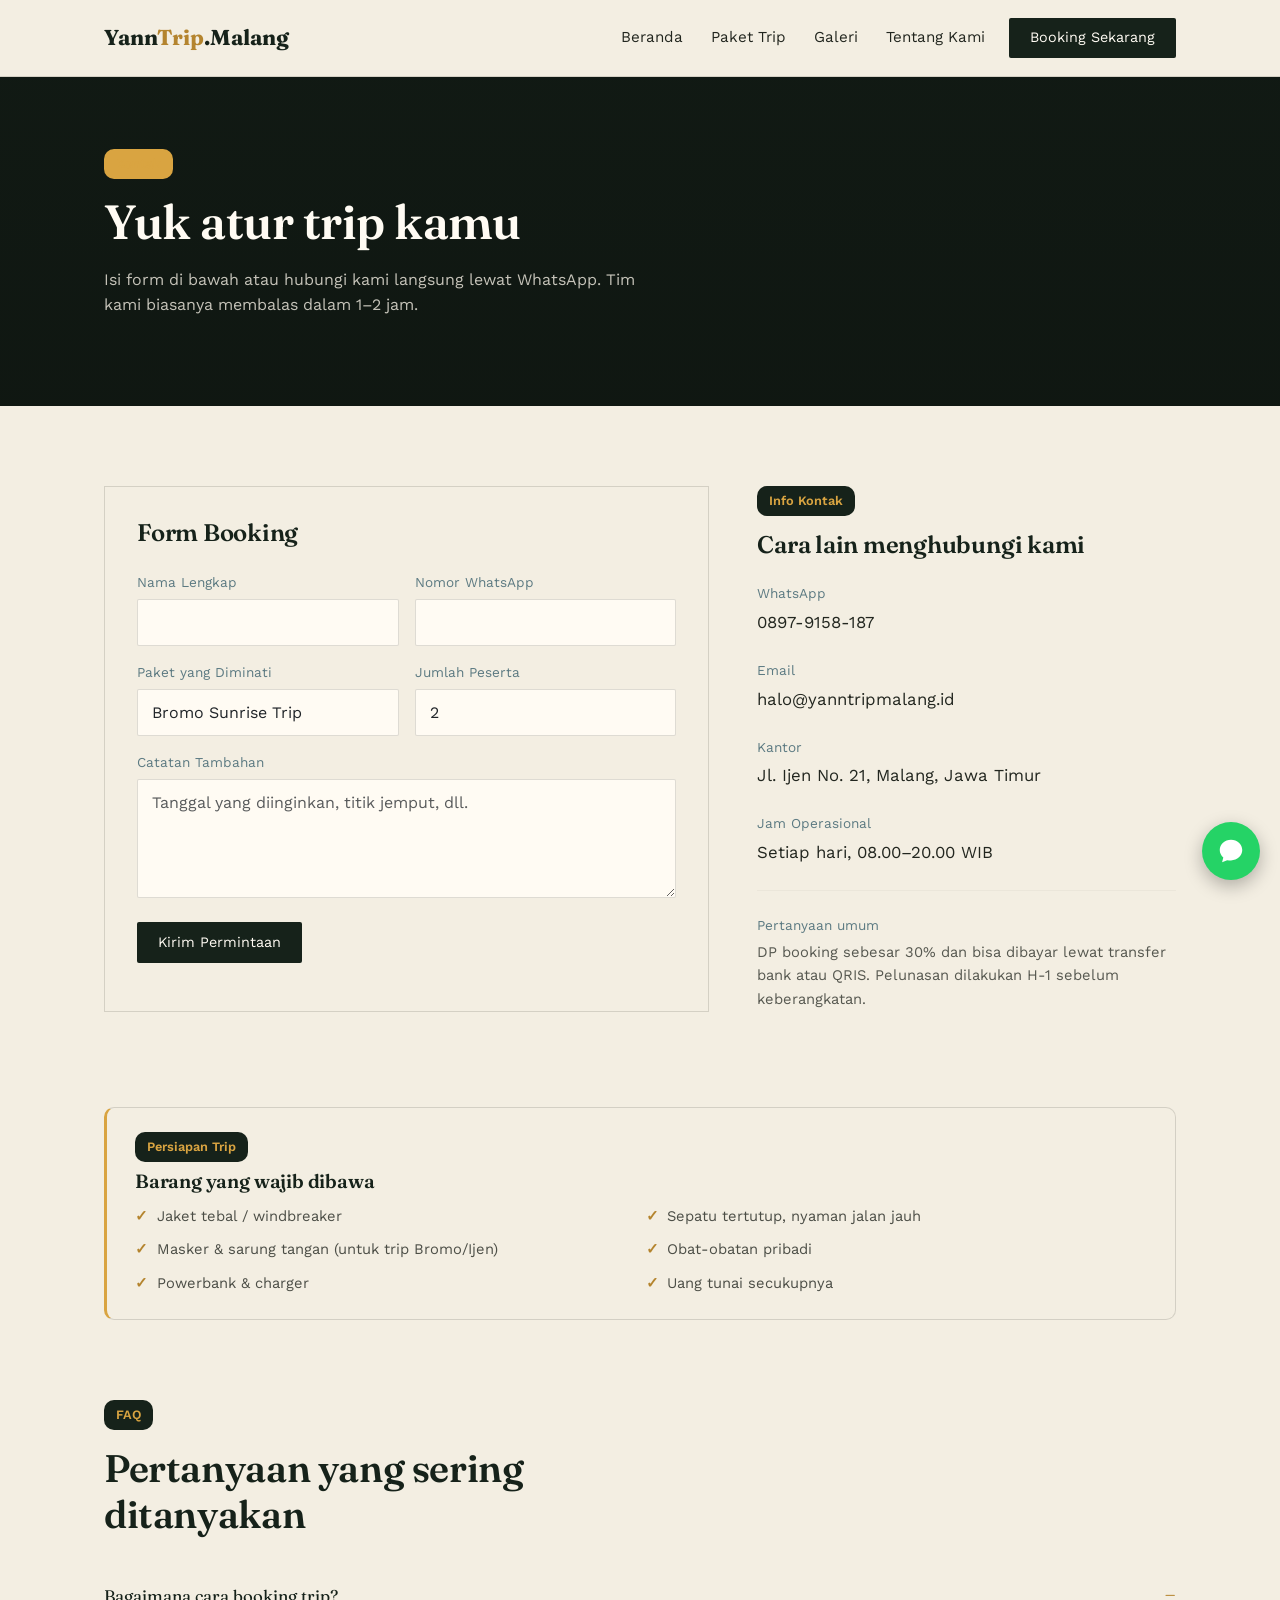
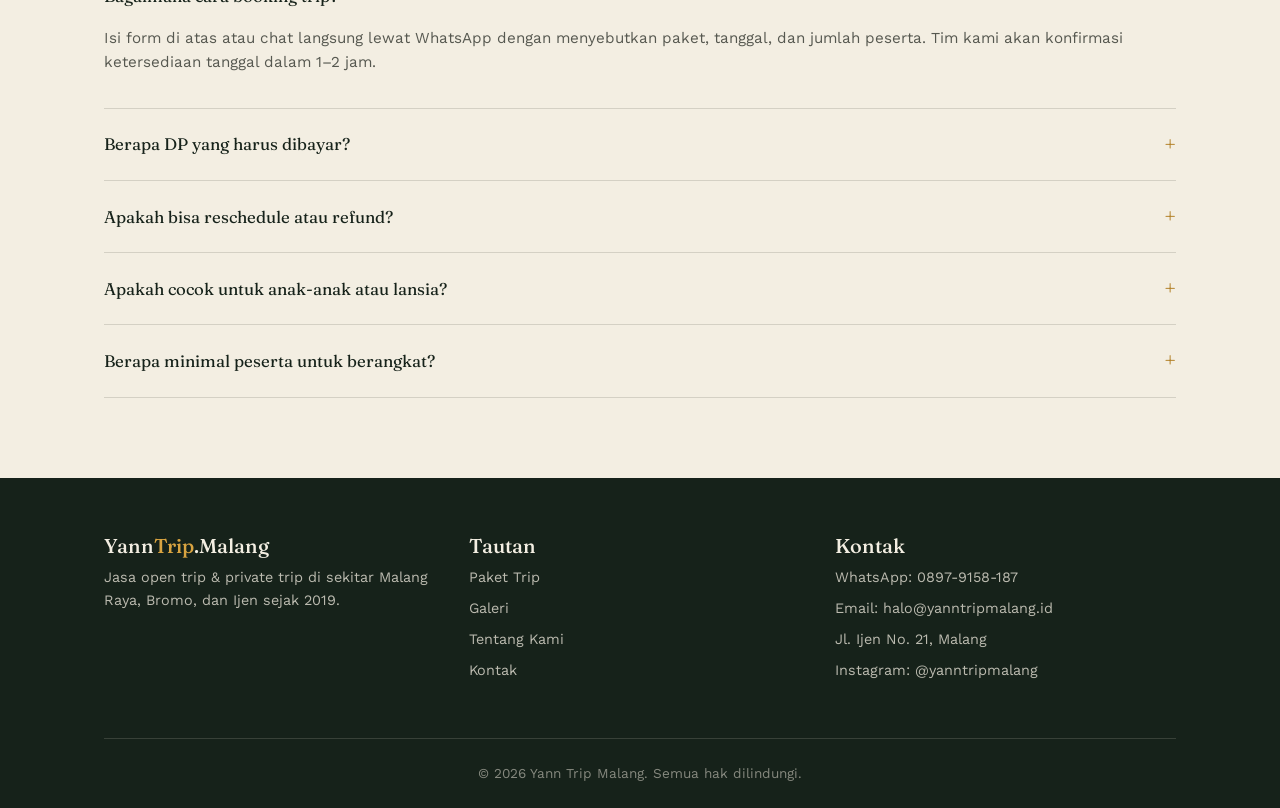
<file: kontak.html>
<!doctype html>
<html lang="id">
<head>
  <meta charset="UTF-8">
  <meta name="viewport" content="width=device-width, initial-scale=1">
  <title>Kontak — Yann Trip Malang</title>
  <meta name="description" content="Hubungi Yann Trip Malang untuk booking paket trip Bromo, Ijen, dan destinasi lainnya.">
  <link rel="preconnect" href="https://fonts.googleapis.com">
  <link href="https://fonts.googleapis.com/css2?family=Fraunces:wght@500;600;700&family=Work+Sans:wght@400;500;600&display=swap" rel="stylesheet">
  <link href="https://cdnjs.cloudflare.com/ajax/libs/bootstrap/5.3.3/css/bootstrap.min.css" rel="stylesheet">
  <link href="css/style.css" rel="stylesheet">
</head>
<body>

  <!-- ===================== NAVBAR ===================== -->
  <nav class="navbar navbar-otm navbar-expand-lg">
    <div class="container container-sempit">
      <a class="brand" href="index.html">Yann<span>Trip</span>.Malang</a>
      <button class="navbar-toggler" type="button" data-bs-toggle="collapse" data-bs-target="#navMenu">
        <span class="navbar-toggler-icon"></span>
      </button>
      <div class="collapse navbar-collapse justify-content-end" id="navMenu">
        <div class="d-flex flex-lg-row flex-column align-items-lg-center mt-3 mt-lg-0">
          <a class="nav-link" href="index.html">Beranda</a>
          <a class="nav-link" href="paket.html">Paket Trip</a>
          <a class="nav-link" href="galeri.html">Galeri</a>
          <a class="nav-link" href="tentang.html">Tentang Kami</a>
          <a class="btn-otm ms-lg-4 mt-3 mt-lg-0 d-inline-block text-center active" href="kontak.html">Booking Sekarang</a>
        </div>
      </div>
    </div>
  </nav>

  <!-- ===================== HEADER HALAMAN ===================== -->
  <header class="header-halaman header-foto header-foto-kontak">
    <div class="container container-sempit">
      <p class="eyebrow">Kontak</p>
      <h1>Yuk atur trip kamu</h1>
      <p class="mt-3" style="max-width:55ch; color: rgba(243,238,226,0.8);">Isi form di bawah atau hubungi kami langsung lewat WhatsApp. Tim kami biasanya membalas dalam 1&ndash;2 jam.</p>
    </div>
  </header>

  <!-- ===================== FORM & INFO ===================== -->
  <section>
    <div class="container container-sempit">
      <div class="row g-5">

        <div class="col-lg-7">
          <div class="kotak-kontak">
            <h2 class="mb-4" style="font-size:1.5rem;">Form Booking</h2>
            <form id="form-kontak" novalidate>
              <div class="row g-3">
                <div class="col-md-6">
                  <label class="label-otm" for="nama">Nama Lengkap</label>
                  <input type="text" class="form-control form-control-otm" id="nama" required>
                </div>
                <div class="col-md-6">
                  <label class="label-otm" for="whatsapp">Nomor WhatsApp</label>
                  <input type="tel" class="form-control form-control-otm" id="whatsapp" required>
                </div>
                <div class="col-md-6">
                  <label class="label-otm" for="paket">Paket yang Diminati</label>
                  <select class="form-control form-control-otm" id="paket">
                    <option>Bromo Sunrise Trip</option>
                    <option>Kawah Ijen Blue Fire</option>
                    <option>Coban Rondo &amp; Batu</option>
                    <option>Semeru Basecamp Trip</option>
                    <option>Malang City &amp; Heritage Tour</option>
                    <option>Lainnya / private trip</option>
                  </select>
                </div>
                <div class="col-md-6">
                  <label class="label-otm" for="jumlah">Jumlah Peserta</label>
                  <input type="number" min="1" class="form-control form-control-otm" id="jumlah" value="2">
                </div>
                <div class="col-12">
                  <label class="label-otm" for="pesan">Catatan Tambahan</label>
                  <textarea class="form-control form-control-otm" id="pesan" rows="4" placeholder="Tanggal yang diinginkan, titik jemput, dll."></textarea>
                </div>
              </div>
              <button type="submit" class="btn-otm mt-4">Kirim Permintaan</button>
              <p id="pesan-status" class="mt-3"></p>
            </form>
          </div>
        </div>

        <div class="col-lg-5">
          <p class="eyebrow">Info Kontak</p>
          <h2 class="mb-4" style="font-size:1.5rem;">Cara lain menghubungi kami</h2>

          <div class="mb-4">
            <p class="mb-1" style="color: var(--kabut); font-size:0.85rem;">WhatsApp</p>
            <p style="font-size:1.05rem;"><a href="https://wa.me/628979158187" target="_blank" rel="noopener">0897-9158-187</a></p>
          </div>
          <div class="mb-4">
            <p class="mb-1" style="color: var(--kabut); font-size:0.85rem;">Email</p>
            <p style="font-size:1.05rem;">halo@yanntripmalang.id</p>
          </div>
          <div class="mb-4">
            <p class="mb-1" style="color: var(--kabut); font-size:0.85rem;">Kantor</p>
            <p style="font-size:1.05rem;">Jl. Ijen No. 21, Malang, Jawa Timur</p>
          </div>
          <div class="mb-4">
            <p class="mb-1" style="color: var(--kabut); font-size:0.85rem;">Jam Operasional</p>
            <p style="font-size:1.05rem;">Setiap hari, 08.00&ndash;20.00 WIB</p>
          </div>

          <hr class="garis-pembatas my-4">

          <p class="mb-1" style="color: var(--kabut); font-size:0.85rem;">Pertanyaan umum</p>
          <p style="font-size:0.92rem; color: rgba(34,38,31,0.75);">DP booking sebesar 30% dan bisa dibayar lewat transfer bank atau QRIS. Pelunasan dilakukan H-1 sebelum keberangkatan.</p>
        </div>

      </div>
    </div>
  </section>

  <!-- ===================== CHECKLIST BARANG BAWAAN ===================== -->
  <section class="pt-0">
    <div class="container container-sempit">
      <div class="kotak-checklist">
        <p class="eyebrow mb-2">Persiapan Trip</p>
        <h3 style="font-size:1.2rem;">Barang yang wajib dibawa</h3>
        <ul>
          <li>Jaket tebal / windbreaker</li>
          <li>Sepatu tertutup, nyaman jalan jauh</li>
          <li>Masker &amp; sarung tangan (untuk trip Bromo/Ijen)</li>
          <li>Obat-obatan pribadi</li>
          <li>Powerbank &amp; charger</li>
          <li>Uang tunai secukupnya</li>
        </ul>
      </div>
    </div>
  </section>

  <!-- ===================== FAQ ===================== -->
  <section class="pt-0">
    <div class="container container-sempit">
      <p class="eyebrow">FAQ</p>
      <h2 class="section-judul mb-4">Pertanyaan yang sering ditanyakan</h2>

      <details class="faq-item" open>
        <summary>Bagaimana cara booking trip?</summary>
        <p>Isi form di atas atau chat langsung lewat WhatsApp dengan menyebutkan paket, tanggal, dan jumlah peserta. Tim kami akan konfirmasi ketersediaan tanggal dalam 1&ndash;2 jam.</p>
      </details>
      <details class="faq-item">
        <summary>Berapa DP yang harus dibayar?</summary>
        <p>DP sebesar 30% dari total biaya, bisa ditransfer lewat bank atau QRIS. Pelunasan dilakukan paling lambat H-1 sebelum keberangkatan.</p>
      </details>
      <details class="faq-item">
        <summary>Apakah bisa reschedule atau refund?</summary>
        <p>Reschedule bisa dilakukan maksimal H-3 sebelum keberangkatan tanpa biaya tambahan. Untuk refund, DP tidak dapat dikembalikan tapi bisa dialihkan ke jadwal trip lain.</p>
      </details>
      <details class="faq-item">
        <summary>Apakah cocok untuk anak-anak atau lansia?</summary>
        <p>Untuk trip santai seperti Coban Rondo &amp; Batu atau Malang City Tour, sangat cocok. Untuk trip mendaki seperti Semeru, kami sarankan peserta dalam kondisi fisik sehat dan terbiasa jalan jauh.</p>
      </details>
      <details class="faq-item">
        <summary>Berapa minimal peserta untuk berangkat?</summary>
        <p>Setiap paket punya minimal peserta berbeda (lihat di halaman Paket Trip). Kalau jumlah peserta belum mencukupi, kamu juga bisa request private trip dengan harga khusus.</p>
      </details>
    </div>
  </section>

  <!-- ===================== FOOTER ===================== -->
  <footer>
    <div class="container container-sempit">
      <div class="row g-4">
        <div class="col-md-4">
          <h5>Yann<span style="color:#D9A441;">Trip</span>.Malang</h5>
          <p class="mt-2" style="font-size:0.9rem;">Jasa open trip &amp; private trip di sekitar Malang Raya, Bromo, dan Ijen sejak 2019.</p>
        </div>
        <div class="col-md-4">
          <h5>Tautan</h5>
          <ul class="list-unstyled mt-2" style="font-size:0.9rem;">
            <li class="mb-2"><a href="paket.html">Paket Trip</a></li>
            <li class="mb-2"><a href="galeri.html">Galeri</a></li>
            <li class="mb-2"><a href="tentang.html">Tentang Kami</a></li>
            <li class="mb-2"><a href="kontak.html">Kontak</a></li>
          </ul>
        </div>
        <div class="col-md-4">
          <h5>Kontak</h5>
          <ul class="list-unstyled mt-2" style="font-size:0.9rem;">
            <li class="mb-2">WhatsApp: <a href="https://wa.me/628979158187" target="_blank" rel="noopener">0897-9158-187</a></li>
            <li class="mb-2">Email: halo@yanntripmalang.id</li>
            <li class="mb-2">Jl. Ijen No. 21, Malang</li>
            <li class="mb-2">Instagram: <a href="https://instagram.com/yanntripmalang" target="_blank" rel="noopener">@yanntripmalang</a></li>
          </ul>
        </div>
      </div>
      <div class="footer-bawah text-center">
        &copy; <span class="tahun-sekarang"></span> Yann Trip Malang. Semua hak dilindungi.
      </div>
    </div>
  </footer>
  <div class="bar-aksi-hp">
    <div class="row-aksi">
      <a href="https://wa.me/628979158187?text=Halo%20Yann%20Trip%20Malang%2C%20saya%20ingin%20tanya-tanya%20soal%20trip." class="aksi-wa" target="_blank" rel="noopener">Chat WhatsApp</a>
      <a href="paket.html" class="aksi-paket">Lihat Paket</a>
    </div>
  </div>


  <a href="https://wa.me/628979158187?text=Halo%20Yann%20Trip%20Malang%2C%20saya%20ingin%20tanya-tanya%20soal%20trip." class="wa-mengambang" target="_blank" rel="noopener" aria-label="Chat WhatsApp">
    <svg viewBox="0 0 32 32" fill="white" xmlns="http://www.w3.org/2000/svg"><path d="M16 4C9.373 4 4 8.94 4 15c0 3.11 1.44 5.92 3.78 7.93L6.5 28l5.4-2.02A13.6 13.6 0 0 0 16 26c6.627 0 12-4.94 12-11S22.627 4 16 4z"/></svg>
  </a>



  <script src="https://cdnjs.cloudflare.com/ajax/libs/bootstrap/5.3.3/js/bootstrap.bundle.min.js"></script>
  <script src="js/script.js"></script>
</body>
</html>
</file>
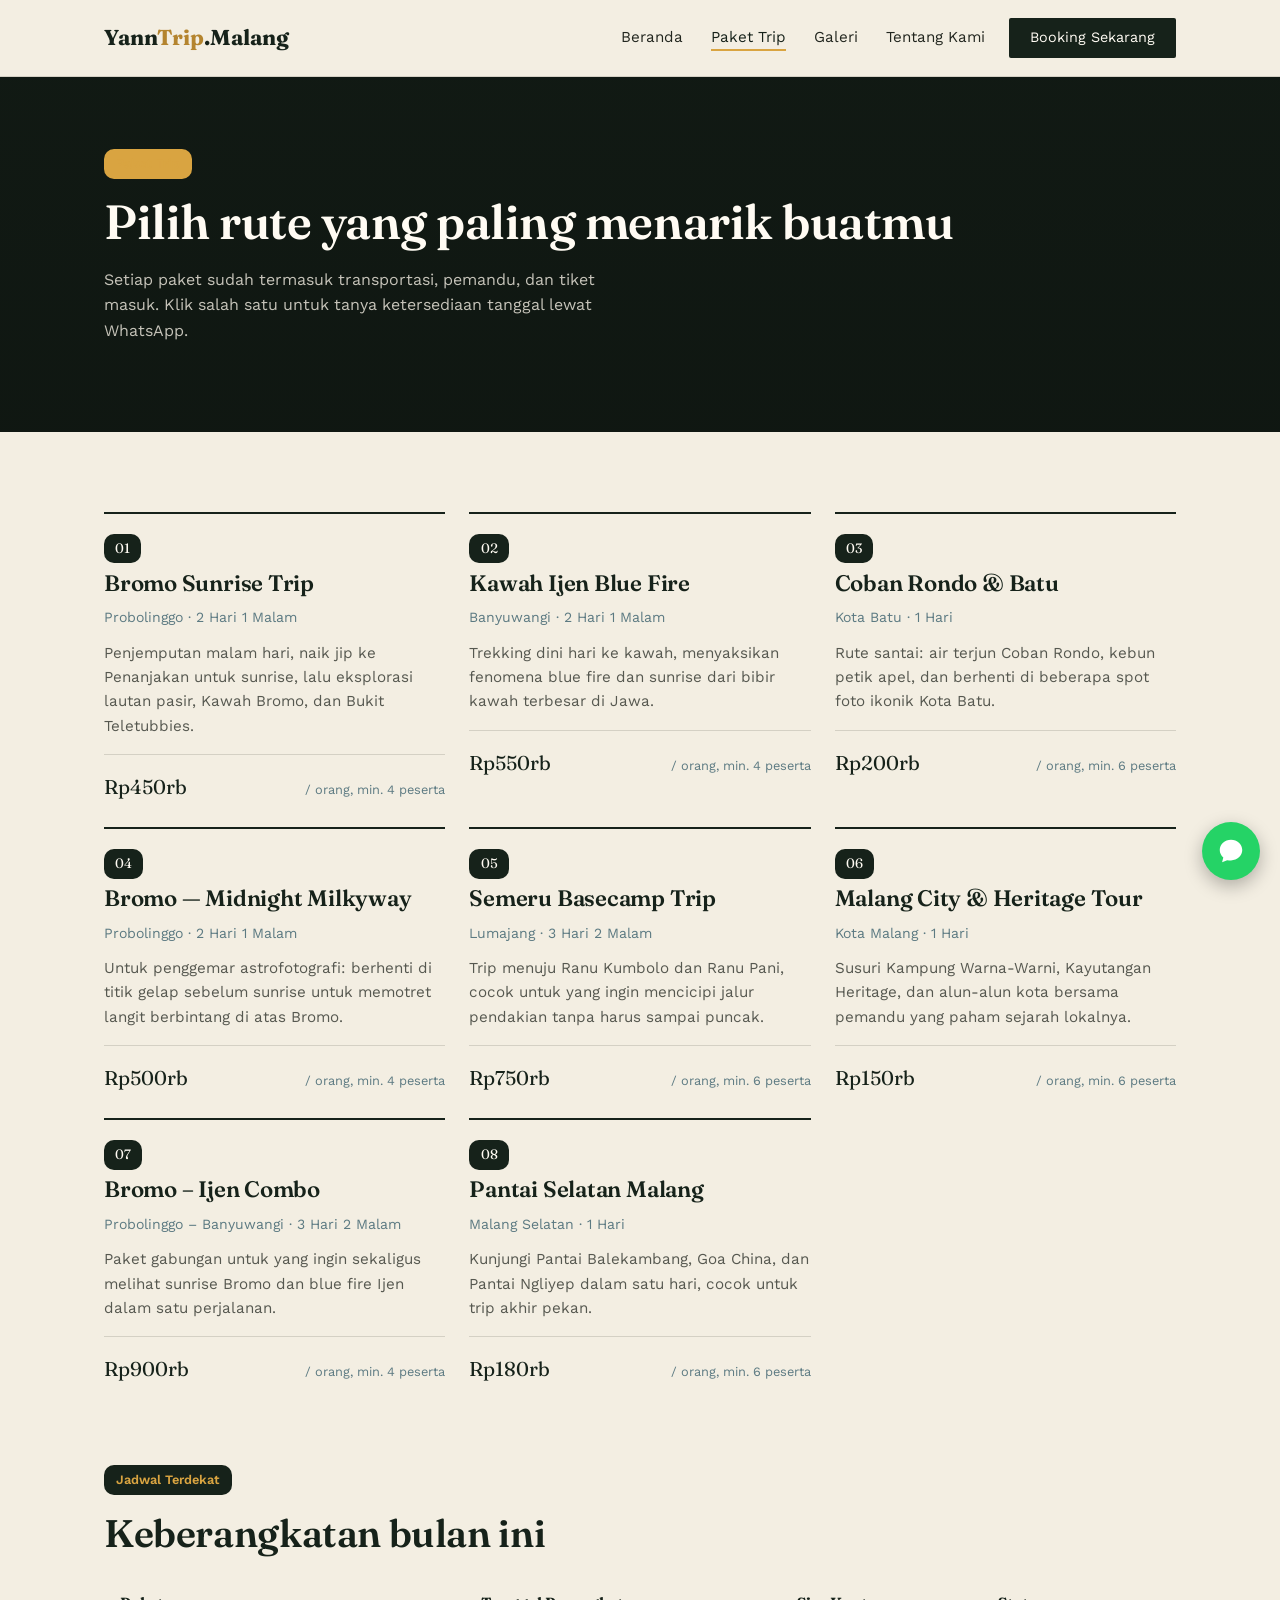
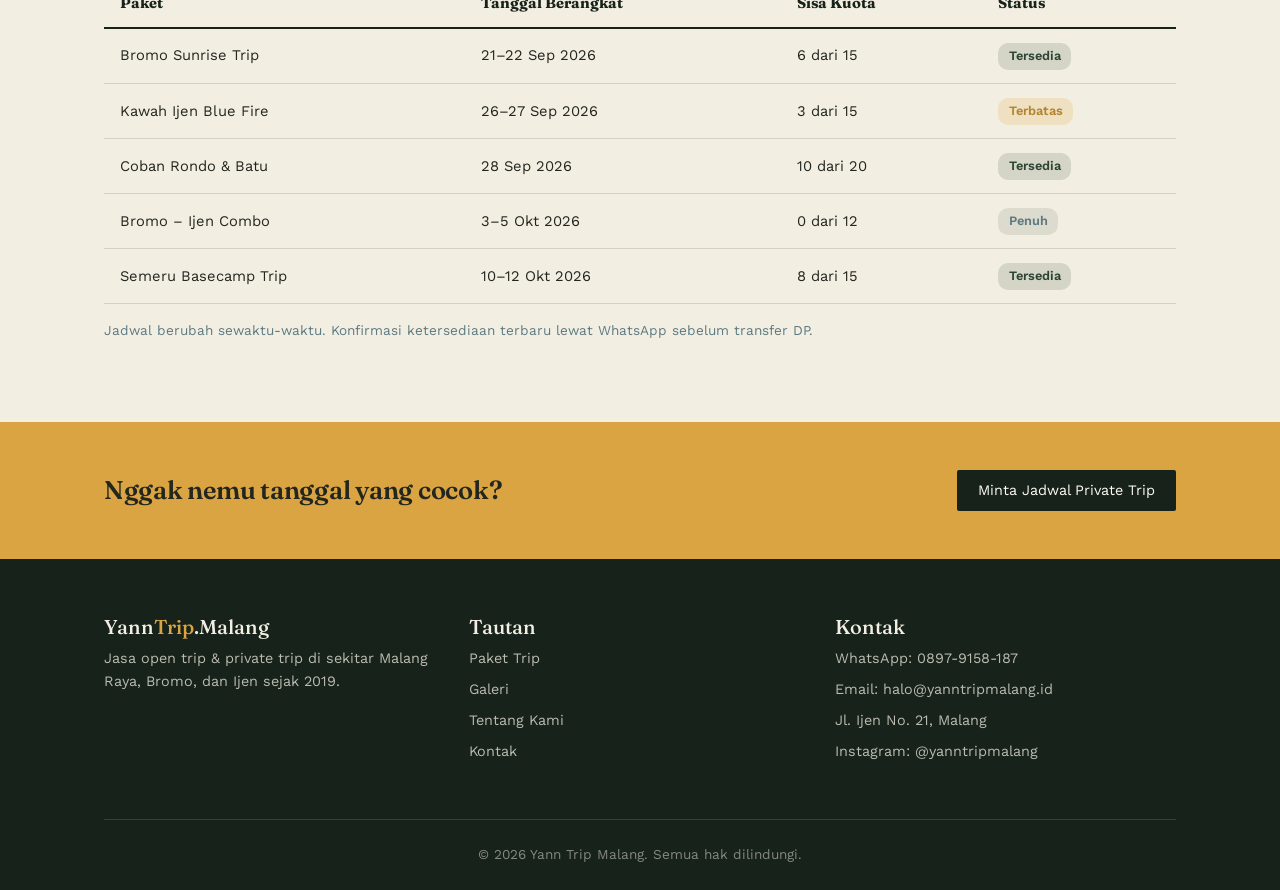
<file: paket.html>
<!doctype html>
<html lang="id">
<head>
  <meta charset="UTF-8">
  <meta name="viewport" content="width=device-width, initial-scale=1">
  <title>Paket Trip — Yann Trip Malang</title>
  <meta name="description" content="Daftar lengkap paket open trip Malang: Bromo, Ijen, Coban Rondo, Semeru, dan destinasi lainnya beserta harga.">
  <link rel="preconnect" href="https://fonts.googleapis.com">
  <link href="https://fonts.googleapis.com/css2?family=Fraunces:wght@500;600;700&family=Work+Sans:wght@400;500;600&display=swap" rel="stylesheet">
  <link href="https://cdnjs.cloudflare.com/ajax/libs/bootstrap/5.3.3/css/bootstrap.min.css" rel="stylesheet">
  <link href="css/style.css" rel="stylesheet">
</head>
<body>

  <!-- ===================== NAVBAR ===================== -->
  <nav class="navbar navbar-otm navbar-expand-lg">
    <div class="container container-sempit">
      <a class="brand" href="index.html">Yann<span>Trip</span>.Malang</a>
      <button class="navbar-toggler" type="button" data-bs-toggle="collapse" data-bs-target="#navMenu">
        <span class="navbar-toggler-icon"></span>
      </button>
      <div class="collapse navbar-collapse justify-content-end" id="navMenu">
        <div class="d-flex flex-lg-row flex-column align-items-lg-center mt-3 mt-lg-0">
          <a class="nav-link" href="index.html">Beranda</a>
          <a class="nav-link active" href="paket.html">Paket Trip</a>
          <a class="nav-link" href="galeri.html">Galeri</a>
          <a class="nav-link" href="tentang.html">Tentang Kami</a>
          <a class="btn-otm ms-lg-4 mt-3 mt-lg-0 d-inline-block text-center" href="kontak.html">Booking Sekarang</a>
        </div>
      </div>
    </div>
  </nav>

  <!-- ===================== HEADER HALAMAN ===================== -->
  <header class="header-halaman header-foto header-foto-paket">
    <div class="container container-sempit">
      <p class="eyebrow">Paket Trip</p>
      <h1>Pilih rute yang paling menarik buatmu</h1>
      <p class="mt-3" style="max-width:55ch; color: rgba(243,238,226,0.8);">Setiap paket sudah termasuk transportasi, pemandu, dan tiket masuk. Klik salah satu untuk tanya ketersediaan tanggal lewat WhatsApp.</p>
    </div>
  </header>

  <!-- ===================== DAFTAR PAKET ===================== -->
  <section>
    <div class="container container-sempit">
      <div class="row g-4">

        <div class="col-md-6 col-lg-4">
          <div class="kartu-trip">
            <span class="nomor">01</span>
            <h3>Bromo Sunrise Trip</h3>
            <p class="lokasi">Probolinggo &middot; 2 Hari 1 Malam</p>
            <p>Penjemputan malam hari, naik jip ke Penanjakan untuk sunrise, lalu eksplorasi lautan pasir, Kawah Bromo, dan Bukit Teletubbies.</p>
            <div class="harga-baris">
              <span class="harga">Rp450rb</span>
              <span class="satuan">/ orang, min. 4 peserta</span>
            </div>
          </div>
        </div>

        <div class="col-md-6 col-lg-4">
          <div class="kartu-trip">
            <span class="nomor">02</span>
            <h3>Kawah Ijen Blue Fire</h3>
            <p class="lokasi">Banyuwangi &middot; 2 Hari 1 Malam</p>
            <p>Trekking dini hari ke kawah, menyaksikan fenomena blue fire dan sunrise dari bibir kawah terbesar di Jawa.</p>
            <div class="harga-baris">
              <span class="harga">Rp550rb</span>
              <span class="satuan">/ orang, min. 4 peserta</span>
            </div>
          </div>
        </div>

        <div class="col-md-6 col-lg-4">
          <div class="kartu-trip">
            <span class="nomor">03</span>
            <h3>Coban Rondo &amp; Batu</h3>
            <p class="lokasi">Kota Batu &middot; 1 Hari</p>
            <p>Rute santai: air terjun Coban Rondo, kebun petik apel, dan berhenti di beberapa spot foto ikonik Kota Batu.</p>
            <div class="harga-baris">
              <span class="harga">Rp200rb</span>
              <span class="satuan">/ orang, min. 6 peserta</span>
            </div>
          </div>
        </div>

        <div class="col-md-6 col-lg-4">
          <div class="kartu-trip">
            <span class="nomor">04</span>
            <h3>Bromo — Midnight Milkyway</h3>
            <p class="lokasi">Probolinggo &middot; 2 Hari 1 Malam</p>
            <p>Untuk penggemar astrofotografi: berhenti di titik gelap sebelum sunrise untuk memotret langit berbintang di atas Bromo.</p>
            <div class="harga-baris">
              <span class="harga">Rp500rb</span>
              <span class="satuan">/ orang, min. 4 peserta</span>
            </div>
          </div>
        </div>

        <div class="col-md-6 col-lg-4">
          <div class="kartu-trip">
            <span class="nomor">05</span>
            <h3>Semeru Basecamp Trip</h3>
            <p class="lokasi">Lumajang &middot; 3 Hari 2 Malam</p>
            <p>Trip menuju Ranu Kumbolo dan Ranu Pani, cocok untuk yang ingin mencicipi jalur pendakian tanpa harus sampai puncak.</p>
            <div class="harga-baris">
              <span class="harga">Rp750rb</span>
              <span class="satuan">/ orang, min. 6 peserta</span>
            </div>
          </div>
        </div>

        <div class="col-md-6 col-lg-4">
          <div class="kartu-trip">
            <span class="nomor">06</span>
            <h3>Malang City &amp; Heritage Tour</h3>
            <p class="lokasi">Kota Malang &middot; 1 Hari</p>
            <p>Susuri Kampung Warna-Warni, Kayutangan Heritage, dan alun-alun kota bersama pemandu yang paham sejarah lokalnya.</p>
            <div class="harga-baris">
              <span class="harga">Rp150rb</span>
              <span class="satuan">/ orang, min. 6 peserta</span>
            </div>
          </div>
        </div>

        <div class="col-md-6 col-lg-4">
          <div class="kartu-trip">
            <span class="nomor">07</span>
            <h3>Bromo &ndash; Ijen Combo</h3>
            <p class="lokasi">Probolinggo &ndash; Banyuwangi &middot; 3 Hari 2 Malam</p>
            <p>Paket gabungan untuk yang ingin sekaligus melihat sunrise Bromo dan blue fire Ijen dalam satu perjalanan.</p>
            <div class="harga-baris">
              <span class="harga">Rp900rb</span>
              <span class="satuan">/ orang, min. 4 peserta</span>
            </div>
          </div>
        </div>

        <div class="col-md-6 col-lg-4">
          <div class="kartu-trip">
            <span class="nomor">08</span>
            <h3>Pantai Selatan Malang</h3>
            <p class="lokasi">Malang Selatan &middot; 1 Hari</p>
            <p>Kunjungi Pantai Balekambang, Goa China, dan Pantai Ngliyep dalam satu hari, cocok untuk trip akhir pekan.</p>
            <div class="harga-baris">
              <span class="harga">Rp180rb</span>
              <span class="satuan">/ orang, min. 6 peserta</span>
            </div>
          </div>
        </div>

      </div>
    </div>
  </section>

  <!-- ===================== JADWAL KEBERANGKATAN ===================== -->
  <section class="pt-0">
    <div class="container container-sempit">
      <p class="eyebrow">Jadwal Terdekat</p>
      <h2 class="section-judul mb-4">Keberangkatan bulan ini</h2>
      <div style="overflow-x:auto;">
        <table class="tabel-jadwal">
          <thead>
            <tr>
              <th>Paket</th>
              <th>Tanggal Berangkat</th>
              <th>Sisa Kuota</th>
              <th>Status</th>
            </tr>
          </thead>
          <tbody>
            <tr>
              <td>Bromo Sunrise Trip</td>
              <td data-label="Tanggal">21&ndash;22 Sep 2026</td>
              <td data-label="Sisa Kuota">6 dari 15</td>
              <td data-label="Status"><span class="status-kuota tersedia">Tersedia</span></td>
            </tr>
            <tr>
              <td>Kawah Ijen Blue Fire</td>
              <td data-label="Tanggal">26&ndash;27 Sep 2026</td>
              <td data-label="Sisa Kuota">3 dari 15</td>
              <td data-label="Status"><span class="status-kuota terbatas">Terbatas</span></td>
            </tr>
            <tr>
              <td>Coban Rondo &amp; Batu</td>
              <td data-label="Tanggal">28 Sep 2026</td>
              <td data-label="Sisa Kuota">10 dari 20</td>
              <td data-label="Status"><span class="status-kuota tersedia">Tersedia</span></td>
            </tr>
            <tr>
              <td>Bromo &ndash; Ijen Combo</td>
              <td data-label="Tanggal">3&ndash;5 Okt 2026</td>
              <td data-label="Sisa Kuota">0 dari 12</td>
              <td data-label="Status"><span class="status-kuota penuh">Penuh</span></td>
            </tr>
            <tr>
              <td>Semeru Basecamp Trip</td>
              <td data-label="Tanggal">10&ndash;12 Okt 2026</td>
              <td data-label="Sisa Kuota">8 dari 15</td>
              <td data-label="Status"><span class="status-kuota tersedia">Tersedia</span></td>
            </tr>
          </tbody>
        </table>
      </div>
      <p class="mt-3 mb-0" style="font-size:0.85rem; color: var(--kabut);">Jadwal berubah sewaktu-waktu. Konfirmasi ketersediaan terbaru lewat WhatsApp sebelum transfer DP.</p>
    </div>
  </section>

  <!-- ===================== CTA ===================== -->
  <section class="cta-strip py-5">
    <div class="container container-sempit d-flex flex-wrap justify-content-between align-items-center gap-3">
      <h2 class="mb-0" style="font-size:1.6rem;">Nggak nemu tanggal yang cocok?</h2>
      <a href="kontak.html" class="btn-otm">Minta Jadwal Private Trip</a>
    </div>
  </section>

  <!-- ===================== FOOTER ===================== -->
  <footer>
    <div class="container container-sempit">
      <div class="row g-4">
        <div class="col-md-4">
          <h5>Yann<span style="color:#D9A441;">Trip</span>.Malang</h5>
          <p class="mt-2" style="font-size:0.9rem;">Jasa open trip &amp; private trip di sekitar Malang Raya, Bromo, dan Ijen sejak 2019.</p>
        </div>
        <div class="col-md-4">
          <h5>Tautan</h5>
          <ul class="list-unstyled mt-2" style="font-size:0.9rem;">
            <li class="mb-2"><a href="paket.html">Paket Trip</a></li>
            <li class="mb-2"><a href="galeri.html">Galeri</a></li>
            <li class="mb-2"><a href="tentang.html">Tentang Kami</a></li>
            <li class="mb-2"><a href="kontak.html">Kontak</a></li>
          </ul>
        </div>
        <div class="col-md-4">
          <h5>Kontak</h5>
          <ul class="list-unstyled mt-2" style="font-size:0.9rem;">
            <li class="mb-2">WhatsApp: <a href="https://wa.me/628979158187" target="_blank" rel="noopener">0897-9158-187</a></li>
            <li class="mb-2">Email: halo@yanntripmalang.id</li>
            <li class="mb-2">Jl. Ijen No. 21, Malang</li>
            <li class="mb-2">Instagram: <a href="https://instagram.com/yanntripmalang" target="_blank" rel="noopener">@yanntripmalang</a></li>
          </ul>
        </div>
      </div>
      <div class="footer-bawah text-center">
        &copy; <span class="tahun-sekarang"></span> Yann Trip Malang. Semua hak dilindungi.
      </div>
    </div>
  </footer>
  <div class="bar-aksi-hp">
    <div class="row-aksi">
      <a href="https://wa.me/628979158187?text=Halo%20Yann%20Trip%20Malang%2C%20saya%20ingin%20tanya-tanya%20soal%20trip." class="aksi-wa" target="_blank" rel="noopener">Chat WhatsApp</a>
      <a href="kontak.html" class="aksi-paket">Booking Sekarang</a>
    </div>
  </div>


  <a href="https://wa.me/628979158187?text=Halo%20Yann%20Trip%20Malang%2C%20saya%20ingin%20tanya-tanya%20soal%20trip." class="wa-mengambang" target="_blank" rel="noopener" aria-label="Chat WhatsApp">
    <svg viewBox="0 0 32 32" fill="white" xmlns="http://www.w3.org/2000/svg"><path d="M16 4C9.373 4 4 8.94 4 15c0 3.11 1.44 5.92 3.78 7.93L6.5 28l5.4-2.02A13.6 13.6 0 0 0 16 26c6.627 0 12-4.94 12-11S22.627 4 16 4z"/></svg>
  </a>



  <script src="https://cdnjs.cloudflare.com/ajax/libs/bootstrap/5.3.3/js/bootstrap.bundle.min.js"></script>
  <script src="js/script.js"></script>
</body>
</html>
</file>
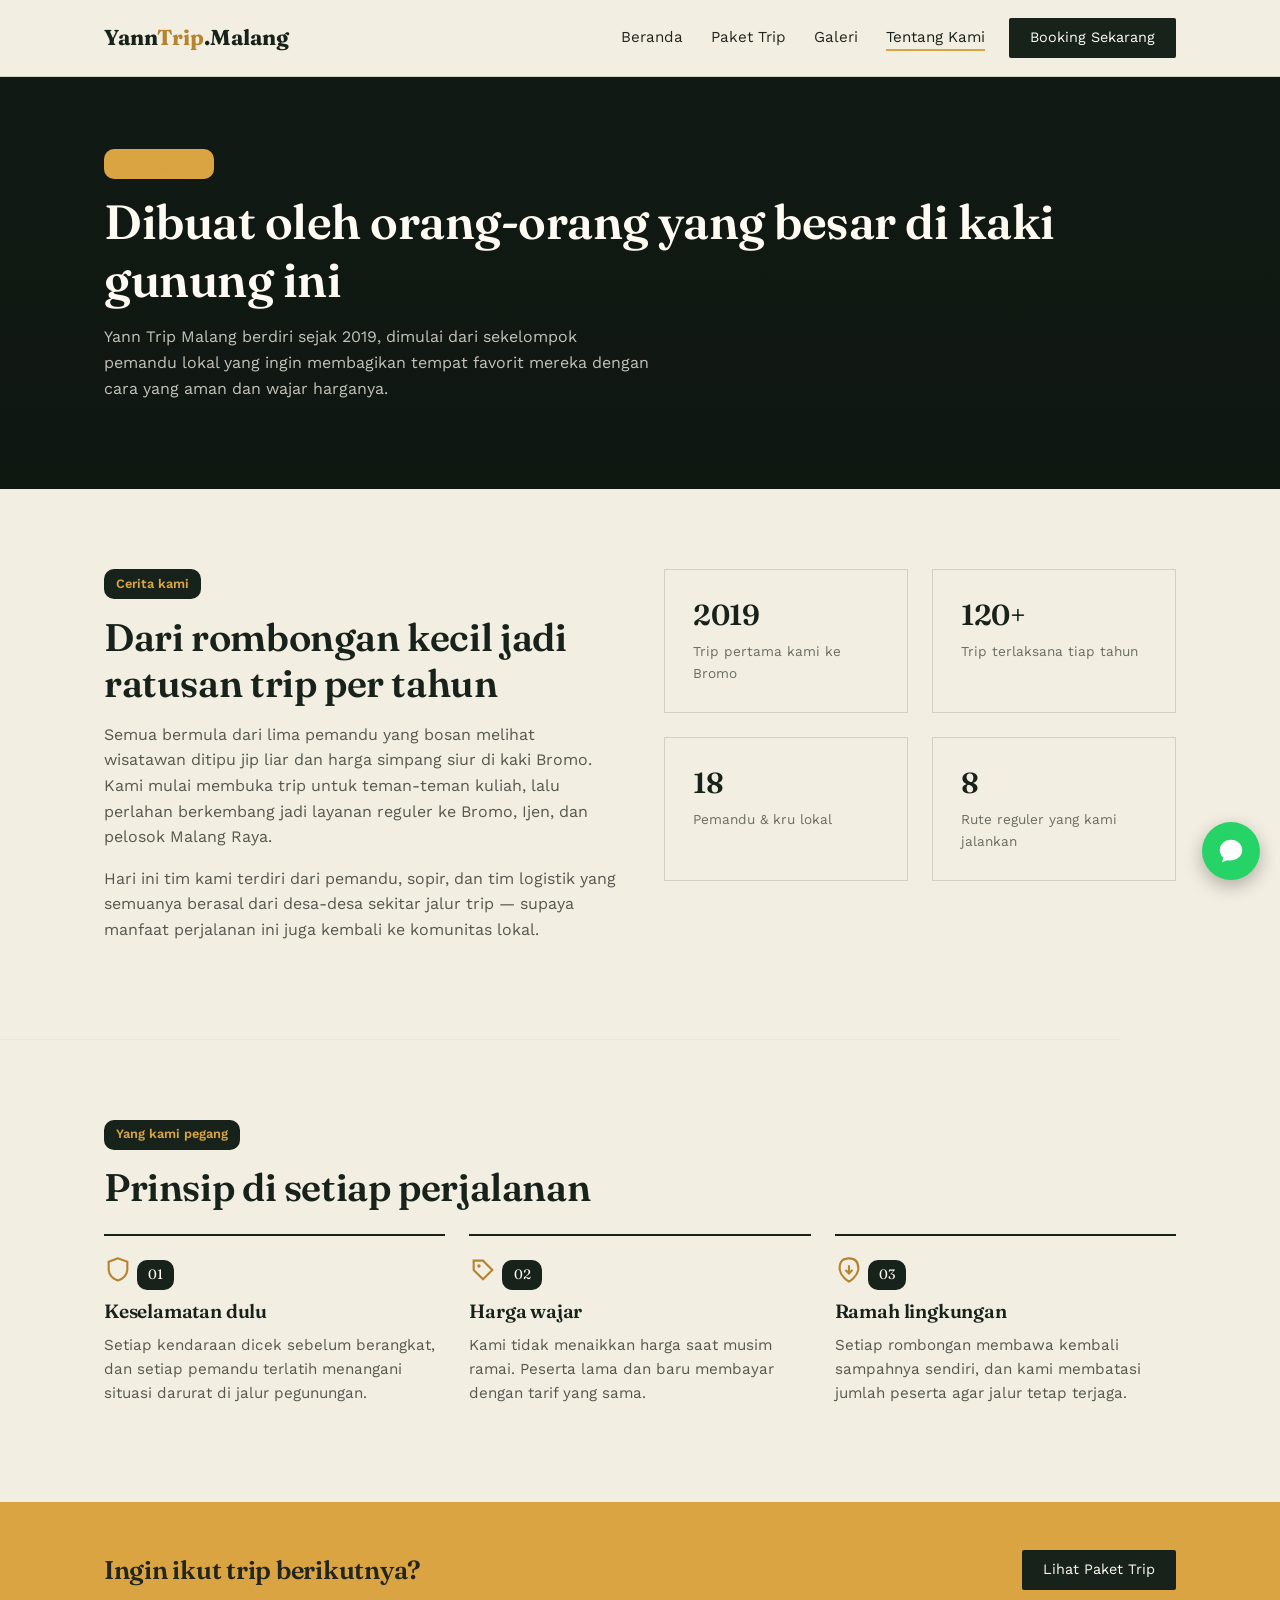
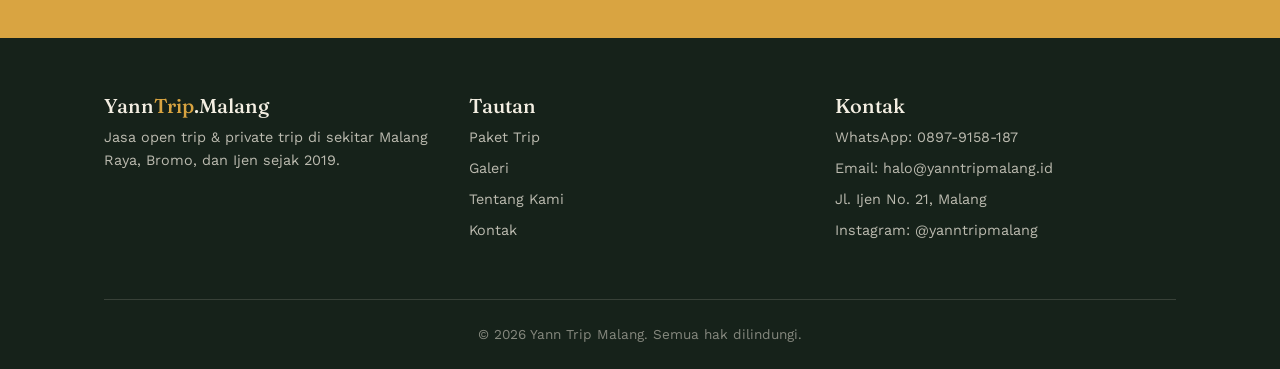
<file: tentang.html>
<!doctype html>
<html lang="id">
<head>
  <meta charset="UTF-8">
  <meta name="viewport" content="width=device-width, initial-scale=1">
  <title>Tentang Kami — Yann Trip Malang</title>
  <meta name="description" content="Profil Yann Trip Malang, tim pemandu lokal, dan nilai-nilai yang kami pegang dalam setiap perjalanan.">
  <link rel="preconnect" href="https://fonts.googleapis.com">
  <link href="https://fonts.googleapis.com/css2?family=Fraunces:wght@500;600;700&family=Work+Sans:wght@400;500;600&display=swap" rel="stylesheet">
  <link href="https://cdnjs.cloudflare.com/ajax/libs/bootstrap/5.3.3/css/bootstrap.min.css" rel="stylesheet">
  <link href="css/style.css" rel="stylesheet">
</head>
<body>

  <!-- ===================== NAVBAR ===================== -->
  <nav class="navbar navbar-otm navbar-expand-lg">
    <div class="container container-sempit">
      <a class="brand" href="index.html">Yann<span>Trip</span>.Malang</a>
      <button class="navbar-toggler" type="button" data-bs-toggle="collapse" data-bs-target="#navMenu">
        <span class="navbar-toggler-icon"></span>
      </button>
      <div class="collapse navbar-collapse justify-content-end" id="navMenu">
        <div class="d-flex flex-lg-row flex-column align-items-lg-center mt-3 mt-lg-0">
          <a class="nav-link" href="index.html">Beranda</a>
          <a class="nav-link" href="paket.html">Paket Trip</a>
          <a class="nav-link" href="galeri.html">Galeri</a>
          <a class="nav-link active" href="tentang.html">Tentang Kami</a>
          <a class="btn-otm ms-lg-4 mt-3 mt-lg-0 d-inline-block text-center" href="kontak.html">Booking Sekarang</a>
        </div>
      </div>
    </div>
  </nav>

  <!-- ===================== HEADER HALAMAN ===================== -->
  <header class="header-halaman header-foto header-foto-tentang">
    <div class="container container-sempit">
      <p class="eyebrow">Tentang Kami</p>
      <h1>Dibuat oleh orang-orang yang besar di kaki gunung ini</h1>
      <p class="mt-3" style="max-width:55ch; color: rgba(243,238,226,0.8);">Yann Trip Malang berdiri sejak 2019, dimulai dari sekelompok pemandu lokal yang ingin membagikan tempat favorit mereka dengan cara yang aman dan wajar harganya.</p>
    </div>
  </header>

  <!-- ===================== CERITA ===================== -->
  <section>
    <div class="container container-sempit">
      <div class="row g-5 align-items-start">
        <div class="col-lg-6">
          <p class="eyebrow">Cerita kami</p>
          <h2 class="section-judul">Dari rombongan kecil jadi ratusan trip per tahun</h2>
          <p class="mt-3 section-intro">Semua bermula dari lima pemandu yang bosan melihat wisatawan ditipu jip liar dan harga simpang siur di kaki Bromo. Kami mulai membuka trip untuk teman-teman kuliah, lalu perlahan berkembang jadi layanan reguler ke Bromo, Ijen, dan pelosok Malang Raya.</p>
          <p class="section-intro">Hari ini tim kami terdiri dari pemandu, sopir, dan tim logistik yang semuanya berasal dari desa-desa sekitar jalur trip — supaya manfaat perjalanan ini juga kembali ke komunitas lokal.</p>
        </div>
        <div class="col-lg-6">
          <div class="row g-4">
            <div class="col-6">
              <div class="kartu-nilai">
                <h3 style="font-size:1.8rem; font-family: var(--font-judul);">2019</h3>
                <p class="mb-0 mt-1" style="font-size:0.85rem; color: rgba(34,38,31,0.65);">Trip pertama kami ke Bromo</p>
              </div>
            </div>
            <div class="col-6">
              <div class="kartu-nilai">
                <h3 style="font-size:1.8rem; font-family: var(--font-judul);">120+</h3>
                <p class="mb-0 mt-1" style="font-size:0.85rem; color: rgba(34,38,31,0.65);">Trip terlaksana tiap tahun</p>
              </div>
            </div>
            <div class="col-6">
              <div class="kartu-nilai">
                <h3 style="font-size:1.8rem; font-family: var(--font-judul);">18</h3>
                <p class="mb-0 mt-1" style="font-size:0.85rem; color: rgba(34,38,31,0.65);">Pemandu &amp; kru lokal</p>
              </div>
            </div>
            <div class="col-6">
              <div class="kartu-nilai">
                <h3 style="font-size:1.8rem; font-family: var(--font-judul);">8</h3>
                <p class="mb-0 mt-1" style="font-size:0.85rem; color: rgba(34,38,31,0.65);">Rute reguler yang kami jalankan</p>
              </div>
            </div>
          </div>
        </div>
      </div>
    </div>
  </section>

  <hr class="garis-pembatas container-sempit">

  <!-- ===================== NILAI KAMI ===================== -->
  <section>
    <div class="container container-sempit">
      <p class="eyebrow">Yang kami pegang</p>
      <h2 class="section-judul mb-4">Prinsip di setiap perjalanan</h2>
      <div class="row g-4">
        <div class="col-md-4">
          <div class="kartu-trip">
            <svg width="28" height="28" viewBox="0 0 24 24" fill="none" stroke="#B4842E" stroke-width="1.8" style="margin-bottom:0.6rem;"><path d="M12 2 4 5v6c0 5 3.4 8.4 8 10 4.6-1.6 8-5 8-10V5l-8-3z"/></svg>
            <span class="nomor">01</span>
            <h3 style="font-size:1.2rem;">Keselamatan dulu</h3>
            <p>Setiap kendaraan dicek sebelum berangkat, dan setiap pemandu terlatih menangani situasi darurat di jalur pegunungan.</p>
          </div>
        </div>
        <div class="col-md-4">
          <div class="kartu-trip">
            <svg width="28" height="28" viewBox="0 0 24 24" fill="none" stroke="#B4842E" stroke-width="1.8" style="margin-bottom:0.6rem;"><path d="M20 12 12 20 4 12V4h8l8 8Z"/><circle cx="8.5" cy="8.5" r="1.5" fill="#B4842E" stroke="none"/></svg>
            <span class="nomor">02</span>
            <h3 style="font-size:1.2rem;">Harga wajar</h3>
            <p>Kami tidak menaikkan harga saat musim ramai. Peserta lama dan baru membayar dengan tarif yang sama.</p>
          </div>
        </div>
        <div class="col-md-4">
          <div class="kartu-trip">
            <svg width="28" height="28" viewBox="0 0 24 24" fill="none" stroke="#B4842E" stroke-width="1.8" style="margin-bottom:0.6rem;"><path d="M12 22s8-4.5 8-11.5S16 2 12 2 4 3.5 4 10.5 12 22 12 22Z"/><path d="M12 8v7M9 12l3 3 3-3"/></svg>
            <span class="nomor">03</span>
            <h3 style="font-size:1.2rem;">Ramah lingkungan</h3>
            <p>Setiap rombongan membawa kembali sampahnya sendiri, dan kami membatasi jumlah peserta agar jalur tetap terjaga.</p>
          </div>
        </div>
      </div>
    </div>
  </section>

  <!-- ===================== CTA ===================== -->
  <section class="cta-strip py-5">
    <div class="container container-sempit d-flex flex-wrap justify-content-between align-items-center gap-3">
      <h2 class="mb-0" style="font-size:1.6rem;">Ingin ikut trip berikutnya?</h2>
      <a href="paket.html" class="btn-otm">Lihat Paket Trip</a>
    </div>
  </section>

  <!-- ===================== FOOTER ===================== -->
  <footer>
    <div class="container container-sempit">
      <div class="row g-4">
        <div class="col-md-4">
          <h5>Yann<span style="color:#D9A441;">Trip</span>.Malang</h5>
          <p class="mt-2" style="font-size:0.9rem;">Jasa open trip &amp; private trip di sekitar Malang Raya, Bromo, dan Ijen sejak 2019.</p>
        </div>
        <div class="col-md-4">
          <h5>Tautan</h5>
          <ul class="list-unstyled mt-2" style="font-size:0.9rem;">
            <li class="mb-2"><a href="paket.html">Paket Trip</a></li>
            <li class="mb-2"><a href="galeri.html">Galeri</a></li>
            <li class="mb-2"><a href="tentang.html">Tentang Kami</a></li>
            <li class="mb-2"><a href="kontak.html">Kontak</a></li>
          </ul>
        </div>
        <div class="col-md-4">
          <h5>Kontak</h5>
          <ul class="list-unstyled mt-2" style="font-size:0.9rem;">
            <li class="mb-2">WhatsApp: <a href="https://wa.me/628979158187" target="_blank" rel="noopener">0897-9158-187</a></li>
            <li class="mb-2">Email: halo@yanntripmalang.id</li>
            <li class="mb-2">Jl. Ijen No. 21, Malang</li>
            <li class="mb-2">Instagram: <a href="https://instagram.com/yanntripmalang" target="_blank" rel="noopener">@yanntripmalang</a></li>
          </ul>
        </div>
      </div>
      <div class="footer-bawah text-center">
        &copy; <span class="tahun-sekarang"></span> Yann Trip Malang. Semua hak dilindungi.
      </div>
    </div>
  </footer>
  <div class="bar-aksi-hp">
    <div class="row-aksi">
      <a href="https://wa.me/628979158187?text=Halo%20Yann%20Trip%20Malang%2C%20saya%20ingin%20tanya-tanya%20soal%20trip." class="aksi-wa" target="_blank" rel="noopener">Chat WhatsApp</a>
      <a href="paket.html" class="aksi-paket">Lihat Paket</a>
    </div>
  </div>


  <a href="https://wa.me/628979158187?text=Halo%20Yann%20Trip%20Malang%2C%20saya%20ingin%20tanya-tanya%20soal%20trip." class="wa-mengambang" target="_blank" rel="noopener" aria-label="Chat WhatsApp">
    <svg viewBox="0 0 32 32" fill="white" xmlns="http://www.w3.org/2000/svg"><path d="M16 4C9.373 4 4 8.94 4 15c0 3.11 1.44 5.92 3.78 7.93L6.5 28l5.4-2.02A13.6 13.6 0 0 0 16 26c6.627 0 12-4.94 12-11S22.627 4 16 4z"/></svg>
  </a>



  <script src="https://cdnjs.cloudflare.com/ajax/libs/bootstrap/5.3.3/js/bootstrap.bundle.min.js"></script>
  <script src="js/script.js"></script>
</body>
</html>
</file>
<file: css/style.css>
/* =========================================================
   Open Trip Malang — Design Tokens
   ========================================================= */
:root{
  --hutan-900: #16221A;
  --hutan-800: #1F2E23;
  --hutan-700: #2C4433;
  --kertas: #F3EEE2;
  --kertas-2: #EAE3D2;
  --emas: #D9A441;
  --emas-dim: #B4842E;
  --kabut: #5C7A82;
  --arang: #22261F;
  --putih: #FFFBF3;

  --font-judul: "Fraunces", Georgia, serif;
  --font-teks: "Work Sans", -apple-system, Segoe UI, sans-serif;

  --radius-kartu: 2px;
  --radius-lembut: 10px;
  --radius-hero: 16px;
  --garis: 1px solid rgba(34,38,31,0.15);
}

*{box-sizing:border-box;}

html{scroll-behavior:smooth;}

body{
  font-family: var(--font-teks);
  color: var(--arang);
  background: var(--kertas);
  line-height: 1.6;
}

h1,h2,h3,h4,.font-judul{
  font-family: var(--font-judul);
  font-weight: 600;
  color: var(--hutan-900);
  letter-spacing: -0.01em;
}

a{ color: inherit; text-decoration: none; }

.container-sempit{
  max-width: 1120px;
  margin: 0 auto;
  padding-left: 1.5rem;
  padding-right: 1.5rem;
}

/* ---------- Navbar ---------- */
.navbar-otm{
  background: var(--kertas);
  border-bottom: var(--garis);
  padding: 1.1rem 0;
}
.navbar-otm .brand{
  font-family: var(--font-judul);
  font-size: 1.35rem;
  font-weight: 700;
  color: var(--hutan-900);
}
.navbar-otm .brand span{ color: var(--emas-dim); }
.navbar-otm .nav-link{
  font-size: 0.95rem;
  color: var(--arang);
  margin-left: 1.75rem;
  padding: 0;
  border-bottom: 2px solid transparent;
  transition: border-color .2s ease, color .2s ease;
}
.navbar-otm .nav-link:hover,
.navbar-otm .nav-link.active{
  color: var(--hutan-900);
  border-bottom-color: var(--emas);
}
.btn-otm{
  background: var(--hutan-900);
  color: var(--putih) !important;
  padding: 0.55rem 1.3rem;
  border-radius: var(--radius-kartu);
  font-size: 0.9rem;
  border: none;
  transition: background .2s ease;
}
.btn-otm:hover{ background: var(--emas-dim); color: var(--putih); }

.btn-otm-outline{
  border: 1px solid var(--hutan-900);
  color: var(--hutan-900) !important;
  padding: 0.5rem 1.25rem;
  border-radius: var(--radius-kartu);
  font-size: 0.9rem;
  background: transparent;
  transition: all .2s ease;
}
.btn-otm-outline:hover{ background: var(--hutan-900); color: var(--putih) !important; }

/* ---------- Kotak/label solid di belakang teks (highlight) ---------- */
.kotak-label{
  display: inline-block;
  background: var(--hutan-900);
  color: var(--emas);
  padding: 0.4rem 0.9rem;
  font-size: 0.85rem;
  font-weight: 600;
  letter-spacing: 0.01em;
  border-radius: var(--radius-kartu);
}
.kotak-label.terang{
  background: var(--kertas);
  color: var(--hutan-900);
}
.kotak-judul{
  display: inline-block;
  background: rgba(22,34,26,0.7);
  backdrop-filter: blur(6px);
  -webkit-backdrop-filter: blur(6px);
  padding: 0.5rem 1.1rem;
  border-radius: var(--radius-hero);
  box-decoration-break: clone;
  -webkit-box-decoration-break: clone;
}
.kotak-teks{
  background: rgba(22,34,26,0.6);
  backdrop-filter: blur(6px);
  -webkit-backdrop-filter: blur(6px);
  padding: 1.25rem 1.5rem;
  border-radius: var(--radius-hero);
  display: inline-block;
}

/* ---------- Hero ---------- */
.hero{
  background: var(--hutan-900);
  color: var(--kertas);
  position: relative;
  overflow: hidden;
  padding: 5rem 0 0 0;
}
.hero-foto{
  background-image:
    linear-gradient(to top, rgba(15,22,17,0.96) 0%, rgba(15,22,17,0.55) 45%, rgba(15,22,17,0.35) 100%),
    url("https://commons.wikimedia.org/wiki/Special:FilePath/Bromo%20sunrise%20May2014.jpg?width=1600");
  background-size: cover;
  background-position: center 65%;
  min-height: 78vh;
  display: flex;
  align-items: center;
}
@media (max-width: 767px){
  .hero-foto{ min-height: auto; padding-top: 3rem; }
}
.hero .baris-kecil{
  color: var(--arang);
  background: var(--emas);
  display: inline-block;
  padding: 0.4rem 1rem;
  border-radius: 999px;
  font-family: var(--font-teks);
  font-weight: 600;
  font-size: 0.9rem;
  margin-bottom: 1.25rem;
}
.hero h1{
  color: var(--putih);
  font-size: clamp(2.4rem, 5vw, 4rem);
  line-height: 1.05;
  max-width: 15ch;
}
.hero p.lead{
  color: rgba(243,238,226,0.82);
  max-width: 42ch;
  font-size: 1.1rem;
}
.hero-stats{
  display:flex;
  gap: 2.5rem;
  margin-top: 2.5rem;
  padding: 1.5rem 1.75rem;
  background: rgba(15,22,17,0.65);
  backdrop-filter: blur(6px);
  -webkit-backdrop-filter: blur(6px);
  border-radius: var(--radius-hero);
  border-left: 3px solid var(--emas);
}
.hero-stats .angka{
  font-family: var(--font-judul);
  font-size: 1.9rem;
  color: var(--emas);
  display:block;
}
.hero-stats .label{
  font-size: 0.85rem;
  color: rgba(243,238,226,0.7);
}
.hero-svg-wrap{ margin-top: 3rem; }
.hero-svg-wrap svg{ display:block; width:100%; height:auto; }

/* ---------- Section umum ---------- */
section{ padding: 5rem 0; }
.eyebrow{
  display: inline-block;
  background: var(--hutan-900);
  color: var(--emas);
  font-size: 0.8rem;
  font-weight: 600;
  padding: 0.3rem 0.75rem;
  border-radius: var(--radius-lembut);
  margin-bottom: 0.9rem;
}
.header-halaman .eyebrow{
  background: var(--emas);
  color: var(--arang);
}
.section-judul{
  font-size: clamp(1.8rem, 3vw, 2.6rem);
  max-width: 20ch;
}
.section-intro{
  max-width: 60ch;
  color: rgba(34,38,31,0.75);
}

.garis-pembatas{
  border: none;
  border-top: var(--garis);
  margin: 0;
}

/* ---------- Kartu trip ---------- */
.kartu-trip{
  border-top: 2px solid var(--hutan-900);
  padding-top: 1.25rem;
  height: 100%;
}
.kartu-trip .nomor{
  font-family: var(--font-judul);
  color: var(--putih);
  background: var(--hutan-900);
  display: inline-block;
  padding: 0.25rem 0.7rem;
  border-radius: var(--radius-lembut);
  font-size: 0.85rem;
}
.kartu-trip h3{
  font-size: 1.4rem;
  margin: 0.4rem 0 0.6rem 0;
}
.kartu-trip .lokasi{
  color: var(--kabut);
  font-size: 0.88rem;
  margin-bottom: 0.75rem;
}
.kartu-trip p{
  color: rgba(34,38,31,0.75);
  font-size: 0.95rem;
}
.kartu-trip .harga-baris{
  display:flex;
  justify-content: space-between;
  align-items: baseline;
  margin-top: 1rem;
  padding-top: 1rem;
  border-top: var(--garis);
}
.kartu-trip .harga{
  font-family: var(--font-judul);
  font-size: 1.25rem;
  color: var(--hutan-900);
}
.kartu-trip .satuan{ font-size: 0.8rem; color: var(--kabut); }

/* ---------- Testimoni ---------- */
.blok-testimoni{
  background: var(--hutan-900);
  color: var(--kertas);
}
.kartu-testimoni{
  border-left: 2px solid var(--emas);
  padding-left: 1.25rem;
  height: 100%;
}
.kartu-testimoni p{ color: rgba(243,238,226,0.88); font-style: italic; }
.kartu-testimoni .baris-nama{ display:flex; align-items:center; gap:0.75rem; margin-top: 0.9rem; }
.avatar-inisial{
  width: 42px; height: 42px;
  border-radius: 50%;
  background: var(--emas);
  color: var(--arang);
  display:flex; align-items:center; justify-content:center;
  font-family: var(--font-judul);
  font-weight: 700;
  font-size: 0.95rem;
  flex-shrink: 0;
}
.kartu-testimoni .nama{ color: var(--emas); font-family: var(--font-judul); margin-top: 0; }
.kartu-testimoni .asal{ color: rgba(243,238,226,0.6); font-size: 0.85rem; }

/* ---------- CTA ---------- */
.cta-strip{
  background: var(--emas);
  color: var(--arang);
}
.cta-strip h2{ color: var(--arang); }

/* ---------- Footer ---------- */
footer{
  background: var(--hutan-900);
  color: rgba(243,238,226,0.75);
  padding: 3.5rem 0 1.5rem 0;
}
footer h5{ color: var(--kertas); font-family: var(--font-judul); }
footer a:hover{ color: var(--emas); }
footer .footer-bawah{
  border-top: 1px solid rgba(243,238,226,0.15);
  margin-top: 2.5rem;
  padding-top: 1.5rem;
  font-size: 0.85rem;
  color: rgba(243,238,226,0.5);
}

/* ---------- Halaman dalam (about/kontak/galeri) ---------- */
.header-halaman{
  background: var(--hutan-900);
  color: var(--kertas);
  padding: 4.5rem 0;
  position: relative;
}
.header-halaman.header-foto{
  background-size: cover;
  background-position: center;
}
.header-halaman.header-foto::before{
  content: "";
  position: absolute;
  inset: 0;
  background: linear-gradient(to top, rgba(15,22,17,0.92), rgba(15,22,17,0.72));
}
.header-halaman .container-sempit{ position: relative; z-index: 1; }
.header-foto-tentang{
  background-image: url("https://commons.wikimedia.org/wiki/Special:FilePath/Kawah-Ijen%20Indonesia%20The-sulfur-mine-at-the-floor-of-the-crater-01.jpg?width=1600");
}
.header-foto-paket{
  background-image: url("https://commons.wikimedia.org/wiki/Special:FilePath/Bromo%20Tengger%20Semeru%20National%20Park%20Java%20489.jpg?width=1600");
}
.header-foto-galeri{
  background-image: url("https://commons.wikimedia.org/wiki/Special:FilePath/Bromo%20sunrise%20May2014.jpg?width=1600");
}
.header-foto-kontak{
  background-image: url("https://commons.wikimedia.org/wiki/Special:FilePath/Danau%20Belerang%20Ijen.jpg?width=1600");
}
.header-halaman .eyebrow{ color: var(--emas); }
.header-halaman h1{ color: var(--putih); font-size: clamp(2rem, 4vw, 3rem); }

.kartu-nilai{
  border: var(--garis);
  padding: 1.75rem;
  height: 100%;
}
.kartu-nilai .ikon{ color: var(--emas-dim); margin-bottom: 0.75rem; }

.galeri-item{
  aspect-ratio: 4/3;
  border-radius: var(--radius-kartu);
  overflow: hidden;
  position: relative;
}
.galeri-item svg{ width:100%; height:100%; display:block; }
.galeri-item{ position:relative; background: var(--hutan-800); }
.galeri-item .caption{
  position:absolute; left:0.75rem; right:0.75rem; bottom:0.75rem;
  background: rgba(15,22,17,0.88);
  color: var(--kertas);
  font-size: 0.85rem;
  font-weight: 500;
  padding: 0.65rem 0.9rem;
  border-radius: var(--radius-kartu);
  border-left: 3px solid var(--emas);
  width: fit-content;
}

.kotak-kontak{
  border: var(--garis);
  padding: 2rem;
}
.form-control-otm{
  background: var(--putih);
  border: var(--garis);
  border-radius: var(--radius-kartu);
  padding: 0.65rem 0.9rem;
  font-family: var(--font-teks);
}
.form-control-otm:focus{
  outline: 2px solid var(--emas);
  outline-offset: 1px;
  border-color: var(--emas);
  box-shadow: none;
}
label.label-otm{
  font-size: 0.85rem;
  color: var(--kabut);
  margin-bottom: 0.35rem;
  display:block;
}

/* ---------- Bar aksi mengambang khusus HP ---------- */
.bar-aksi-hp{
  display: none;
  position: fixed;
  left: 0; right: 0; bottom: 0;
  z-index: 998;
  background: var(--kertas);
  border-top: 1px solid rgba(34,38,31,0.15);
  box-shadow: 0 -4px 16px rgba(0,0,0,0.12);
  padding: 0.6rem 0.9rem;
  padding-bottom: calc(0.6rem + env(safe-area-inset-bottom, 0px));
}
.bar-aksi-hp .row-aksi{
  display: flex;
  gap: 0.6rem;
}
.bar-aksi-hp a{
  flex: 1;
  text-align: center;
  padding: 0.7rem 0.5rem;
  border-radius: var(--radius-lembut);
  font-size: 0.88rem;
  font-weight: 600;
}
.bar-aksi-hp .aksi-wa{
  background: #25D366;
  color: #fff !important;
}
.bar-aksi-hp .aksi-paket{
  background: var(--hutan-900);
  color: var(--putih) !important;
}

/* ---------- Kartu geser (horizontal scroll snap) di HP ---------- */
.geser-hp{
  display: flex;
  gap: 1rem;
  overflow-x: auto;
  scroll-snap-type: x mandatory;
  -webkit-overflow-scrolling: touch;
  padding-bottom: 0.5rem;
  scrollbar-width: none;
}
.geser-hp::-webkit-scrollbar{ display:none; }
.geser-hp .item-geser{
  scroll-snap-align: start;
  flex: 0 0 82%;
}

/* ---------- Tabel jadwal jadi kartu di HP ---------- */
@media (max-width: 640px){
  .tabel-jadwal thead{ display:none; }
  .tabel-jadwal, .tabel-jadwal tbody, .tabel-jadwal tr, .tabel-jadwal td{
    display: block;
    width: 100%;
  }
  .tabel-jadwal tr{
    border: var(--garis);
    border-radius: var(--radius-lembut);
    padding: 0.9rem 1rem;
    margin-bottom: 0.9rem;
  }
  .tabel-jadwal td{
    border-bottom: none;
    padding: 0.3rem 0;
    display: flex;
    justify-content: space-between;
    align-items: center;
    font-size: 0.9rem;
  }
  .tabel-jadwal td:first-child{
    font-family: var(--font-judul);
    font-size: 1.05rem;
    color: var(--hutan-900);
    display: block;
    padding-bottom: 0.5rem;
    margin-bottom: 0.4rem;
    border-bottom: var(--garis);
  }
  .tabel-jadwal td::before{
    content: attr(data-label);
    color: var(--kabut);
    font-size: 0.82rem;
  }
  .tabel-jadwal td:first-child::before{ content: none; }
}

/* ---------- Instagram teaser ---------- */
.grid-instagram{
  display: grid;
  grid-template-columns: repeat(4, 1fr);
  gap: 0.75rem;
}
.grid-instagram .ig-item{
  aspect-ratio: 1/1;
  border-radius: var(--radius-lembut);
  overflow: hidden;
  position: relative;
}
.grid-instagram .ig-item img{ width:100%; height:100%; object-fit:cover; display:block; }
@media (max-width: 575px){
  .grid-instagram{ grid-template-columns: repeat(3, 1fr); }
}

/* ---------- Checklist barang bawaan ---------- */
.kotak-checklist{
  border: var(--garis);
  border-left: 3px solid var(--emas);
  padding: 1.5rem 1.75rem;
  border-radius: var(--radius-lembut);
}
.kotak-checklist ul{
  list-style: none;
  padding: 0;
  margin: 0.75rem 0 0 0;
  display: grid;
  grid-template-columns: 1fr 1fr;
  gap: 0.6rem;
}
.kotak-checklist li{
  font-size: 0.92rem;
  color: rgba(34,38,31,0.8);
  position: relative;
  padding-left: 1.35rem;
}
.kotak-checklist li::before{
  content: "\2713";
  position: absolute;
  left: 0;
  color: var(--emas-dim);
  font-weight: 700;
}
@media (max-width: 480px){
  .kotak-checklist ul{ grid-template-columns: 1fr; }
}

.wa-mengambang{
  position: fixed;
  right: 1.25rem;
  bottom: 1.25rem;
  width: 58px;
  height: 58px;
  border-radius: 50%;
  background: #25D366;
  display: flex;
  align-items: center;
  justify-content: center;
  box-shadow: 0 6px 18px rgba(0,0,0,0.28);
  z-index: 999;
  transition: transform .2s ease;
}
.wa-mengambang:hover{ transform: scale(1.08); }
.wa-mengambang svg{ width: 30px; height: 30px; }

/* ---------- FAQ ---------- */
.faq-item{
  border-bottom: var(--garis);
  padding: 1.1rem 0;
}
.faq-item summary{
  cursor: pointer;
  font-family: var(--font-judul);
  font-size: 1.05rem;
  color: var(--hutan-900);
  list-style: none;
  display: flex;
  justify-content: space-between;
  align-items: center;
}
.faq-item summary::-webkit-details-marker{ display:none; }
.faq-item summary::after{
  content: "+";
  font-size: 1.4rem;
  color: var(--emas-dim);
  margin-left: 1rem;
}
.faq-item[open] summary::after{ content: "\2212"; }
.faq-item p{
  margin-top: 0.75rem;
  color: rgba(34,38,31,0.75);
  font-size: 0.95rem;
}

/* ---------- Jadwal keberangkatan ---------- */
.tabel-jadwal{
  width: 100%;
  border-collapse: collapse;
  font-size: 0.92rem;
}
.tabel-jadwal th{
  text-align: left;
  font-family: var(--font-judul);
  color: var(--hutan-900);
  padding: 0.75rem 1rem;
  border-bottom: 2px solid var(--hutan-900);
}
.tabel-jadwal td{
  padding: 0.85rem 1rem;
  border-bottom: var(--garis);
}
.status-kuota{
  display: inline-block;
  padding: 0.2rem 0.65rem;
  border-radius: var(--radius-lembut);
  font-size: 0.8rem;
  font-weight: 600;
}
.status-kuota.tersedia{ background: rgba(44,68,51,0.15); color: var(--hutan-700); }
.status-kuota.terbatas{ background: rgba(217,164,65,0.2); color: var(--emas-dim); }
.status-kuota.penuh{ background: rgba(34,38,31,0.1); color: var(--kabut); }
a:focus-visible, button:focus-visible, .nav-link:focus-visible{
  outline: 2px solid var(--emas);
  outline-offset: 2px;
}

@media (max-width: 767px){
  /* Hero lebih ringkas & pas di layar HP */
  .hero-foto{ min-height: auto; padding-top: 2.5rem; }
  .hero{ padding-bottom: 1rem; }
  .hero h1{ font-size: 2rem; max-width: 100%; }
  .hero p.lead{ font-size: 1rem; max-width: 100%; }
  .hero-stats{
    gap: 1.25rem;
    flex-wrap: wrap;
    padding: 1.1rem 1.25rem;
  }
  .hero-stats .angka{ font-size: 1.5rem; }

  /* Section lebih rapat di HP */
  section{ padding: 3rem 0; }
  .section-judul{ max-width: 100%; }

  /* Navbar: menu lebih besar & mudah disentuh */
  .navbar-otm .nav-link{
    margin-left: 0;
    padding: 0.85rem 0.25rem;
    font-size: 1.05rem;
    border-bottom: 1px solid rgba(34,38,31,0.1);
  }
  .navbar-otm .btn-otm{
    width: 100%;
    text-align: center;
    padding: 0.85rem;
  }

  /* Tombol full-width supaya gampang disentuh */
  .hero .btn-otm, .hero .btn-otm-outline{
    width: 100%;
    text-align: center;
  }
  .hero .d-flex.gap-3{ flex-direction: column; }

  /* Bar aksi bawah muncul, tombol bulat WA disembunyikan biar tidak dobel */
  .bar-aksi-hp{ display: block; }
  .wa-mengambang{ display: none; }
  body{ padding-bottom: 4.5rem; }

  /* Kartu trip preview di beranda jadi geser horizontal */
  .geser-aktif-hp{
    display: flex !important;
    flex-wrap: nowrap !important;
    overflow-x: auto;
    scroll-snap-type: x mandatory;
    -webkit-overflow-scrolling: touch;
    padding-bottom: 0.5rem;
    scrollbar-width: none;
    margin-left: -0.75rem;
    margin-right: -0.75rem;
    padding-left: 0.75rem;
    padding-right: 0.75rem;
  }
  .geser-aktif-hp::-webkit-scrollbar{ display:none; }
  .geser-aktif-hp > [class*="col-"]{
    flex: 0 0 82%;
    scroll-snap-align: start;
  }

  /* Galeri 2 kolom di HP biar lebih ringkas, bukan numpuk 1 kolom penuh */
  .grid-galeri-hp > [class*="col-"]{
    flex: 0 0 50%;
    max-width: 50%;
  }
}
</file>
